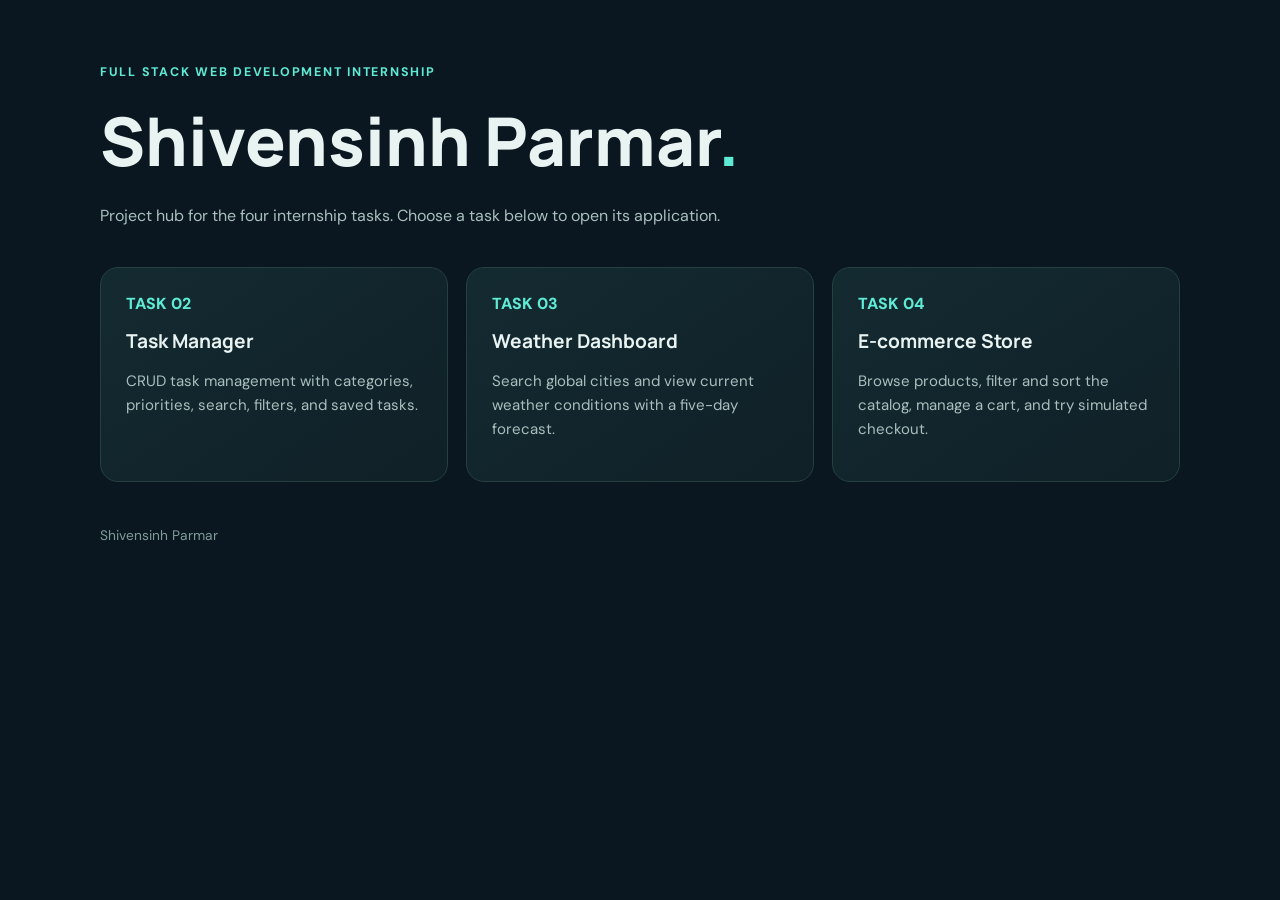
<file: index.html>
<!DOCTYPE html>
<html lang="en">
<head>
  <meta charset="UTF-8">
  <meta name="viewport" content="width=device-width, initial-scale=1.0">
  <title>Shivensinh Parmar | Internship Projects</title>
  <link rel="preconnect" href="https://fonts.googleapis.com">
  <link href="https://fonts.googleapis.com/css2?family=DM+Sans:wght@400;500;600;700;800&family=Manrope:wght@600;700;800&display=swap" rel="stylesheet">
  <style>
    *{box-sizing:border-box}body{margin:0;min-height:100vh;font-family:'DM Sans',sans-serif;background:#0b1720;color:#e8f3f2}
    .wrap{width:min(1080px,92%);margin:auto;padding:64px 0}.eyebrow{color:#5eead4;font-weight:700;letter-spacing:.14em;text-transform:uppercase;font-size:.78rem}
    h1{font:800 clamp(2.2rem,6vw,4.2rem) 'Manrope',sans-serif;margin:14px 0}.intro{color:#a9bfbd;max-width:650px;line-height:1.7}
    .grid{display:grid;grid-template-columns:repeat(auto-fit,minmax(220px,1fr));gap:18px;margin-top:38px}
    .task{display:block;padding:25px;border:1px solid #24413f;border-radius:18px;background:linear-gradient(145deg,#142a31,#102027);color:inherit;text-decoration:none;transition:.2s}
    .task:hover{transform:translateY(-5px);border-color:#2dd4bf}.num{color:#5eead4;font-weight:800}.task h2{font:700 1.2rem 'Manrope',sans-serif;margin:14px 0 8px}.task p{color:#a9bfbd;line-height:1.6;font-size:.94rem}
    footer{margin-top:44px;color:#7f9b98;font-size:.86rem}
  </style>
</head>
<body><main class="wrap">
  <div class="eyebrow">Full Stack Web Development Internship</div>
  <h1>Shivensinh Parmar<span style="color:#5eead4">.</span></h1>
  <p class="intro">Project hub for the four internship tasks. Choose a task below to open its application.</p>
  <section class="grid">
  
    <a class="task" href="task2-task-manager/index.html"><span class="num">TASK 02</span><h2>Task Manager</h2><p>CRUD task management with categories, priorities, search, filters, and saved tasks.</p></a>
    <a class="task" href="task3-weather-app/index.html"><span class="num">TASK 03</span><h2>Weather Dashboard</h2><p>Search global cities and view current weather conditions with a five-day forecast.</p></a>
    <a class="task" href="task4-ecommerce-store/index.html"><span class="num">TASK 04</span><h2>E-commerce Store</h2><p>Browse products, filter and sort the catalog, manage a cart, and try simulated checkout.</p></a>
  </section>
  <footer>Shivensinh Parmar </footer>
</main></body></html>
</file>
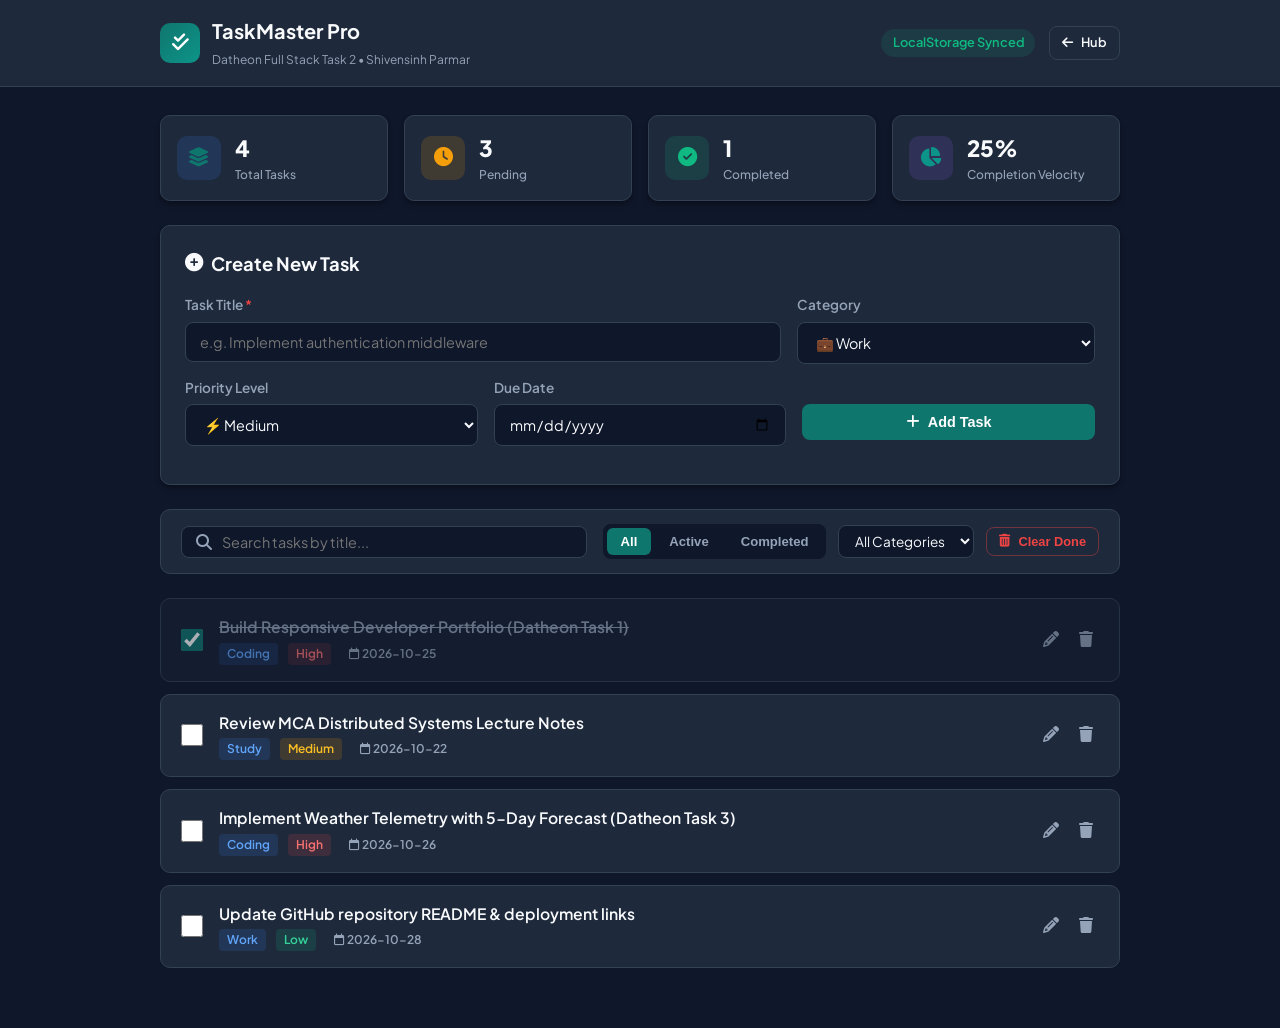
<file: task2-task-manager/index.html>
<!DOCTYPE html>
<html lang="en">
<head>
    <meta charset="UTF-8">
    <meta name="viewport" content="width=device-width, initial-scale=1.0">
    <title>TaskMaster Pro | CRUD Productivity Workspace</title>
    <!-- Google Fonts -->
    <link rel="preconnect" href="https://fonts.googleapis.com">
    <link rel="preconnect" href="https://fonts.gstatic.com" crossorigin>
    <link href="https://fonts.googleapis.com/css2?family=Plus+Jakarta+Sans:wght@300;400;500;600;700;800&display=swap" rel="stylesheet">
    <!-- Font Awesome -->
    <link rel="stylesheet" href="https://cdnjs.cloudflare.com/ajax/libs/font-awesome/6.5.1/css/all.min.css">
    <link rel="stylesheet" href="style.css">
</head>
<body>
    <div class="app-layout">
        <!-- Top App Bar -->
        <header class="app-header">
            <div class="header-container">
                <div class="brand">
                    <div class="brand-icon">
                        <i class="fas fa-check-double"></i>
                    </div>
                    <div>
                        <h1>TaskMaster Pro</h1>
                        <span class="brand-sub">Datheon Full Stack Task 2 • Shivensinh Parmar</span>
                    </div>
                </div>
                <div class="header-right">
                    <span class="status-indicator"><i class="fas fa-cloud-check"></i> LocalStorage Synced</span>
                    <a href="../index.html" class="btn btn-sm btn-outline"><i class="fas fa-arrow-left"></i> Hub</a>
                </div>
            </div>
        </header>

        <!-- Main Content -->
        <main class="main-container">
            <!-- Metrics Bar -->
            <section class="metrics-grid">
                <div class="metric-card">
                    <div class="metric-icon total-icon"><i class="fas fa-layer-group"></i></div>
                    <div class="metric-data">
                        <span class="metric-value" id="totalTasksCount">0</span>
                        <span class="metric-label">Total Tasks</span>
                    </div>
                </div>
                <div class="metric-card">
                    <div class="metric-icon pending-icon"><i class="fas fa-clock"></i></div>
                    <div class="metric-data">
                        <span class="metric-value" id="activeTasksCount">0</span>
                        <span class="metric-label">Pending</span>
                    </div>
                </div>
                <div class="metric-card">
                    <div class="metric-icon completed-icon"><i class="fas fa-circle-check"></i></div>
                    <div class="metric-data">
                        <span class="metric-value" id="completedTasksCount">0</span>
                        <span class="metric-label">Completed</span>
                    </div>
                </div>
                <div class="metric-card">
                    <div class="metric-icon rate-icon"><i class="fas fa-chart-pie"></i></div>
                    <div class="metric-data">
                        <span class="metric-value" id="completionRate">0%</span>
                        <span class="metric-label">Completion Velocity</span>
                    </div>
                </div>
            </section>

            <!-- Task Creation Form Card -->
            <section class="card form-card">
                <div class="card-header">
                    <h2><i class="fas fa-plus-circle"></i> Create New Task</h2>
                </div>
                <form id="taskForm" class="task-form">
                    <div class="form-row">
                        <div class="form-group flex-2">
                            <label for="taskTitle">Task Title <span class="req">*</span></label>
                            <input type="text" id="taskTitle" placeholder="e.g. Implement authentication middleware" required>
                        </div>
                        <div class="form-group flex-1">
                            <label for="taskCategory">Category</label>
                            <select id="taskCategory">
                                <option value="Work">💼 Work</option>
                                <option value="Study">📚 Study</option>
                                <option value="Personal">🏠 Personal</option>
                                <option value="Coding">💻 Coding</option>
                            </select>
                        </div>
                    </div>

                    <div class="form-row">
                        <div class="form-group flex-1">
                            <label for="taskPriority">Priority Level</label>
                            <select id="taskPriority">
                                <option value="Medium">⚡ Medium</option>
                                <option value="High">🔥 High</option>
                                <option value="Low">🌱 Low</option>
                            </select>
                        </div>
                        <div class="form-group flex-1">
                            <label for="taskDueDate">Due Date</label>
                            <input type="date" id="taskDueDate">
                        </div>
                        <div class="form-group flex-1">
                            <label>&nbsp;</label>
                            <button type="submit" class="btn btn-primary btn-block">
                                <i class="fas fa-plus"></i> Add Task
                            </button>
                        </div>
                    </div>
                </form>
            </section>

            <!-- Filtering & Search Control Bar -->
            <section class="controls-card">
                <div class="search-box">
                    <i class="fas fa-search"></i>
                    <input type="text" id="searchInput" placeholder="Search tasks by title...">
                </div>

                <div class="filter-group">
                    <div class="filter-tabs" id="statusFilterTabs">
                        <button class="filter-btn active" data-filter="all">All</button>
                        <button class="filter-btn" data-filter="active">Active</button>
                        <button class="filter-btn" data-filter="completed">Completed</button>
                    </div>

                    <div class="category-dropdown-wrap">
                        <select id="categoryFilter" class="select-filter">
                            <option value="all">All Categories</option>
                            <option value="Work">Work</option>
                            <option value="Study">Study</option>
                            <option value="Personal">Personal</option>
                            <option value="Coding">Coding</option>
                        </select>
                    </div>

                    <button class="btn btn-danger-outline btn-sm" id="clearCompletedBtn" title="Clear all completed tasks">
                        <i class="fas fa-trash-can"></i> Clear Done
                    </button>
                </div>
            </section>

            <!-- Task List View -->
            <section class="task-list-section">
                <ul class="task-list" id="taskList">
                    <!-- Dynamic Task items injected via JavaScript -->
                </ul>

                <div class="empty-state" id="emptyState" style="display: none;">
                    <i class="fas fa-clipboard-check"></i>
                    <h3>No tasks found</h3>
                    <p>Add a new task or adjust your search filters to display tasks.</p>
                </div>
            </section>
        </main>
    </div>

    <!-- Edit Task Modal -->
    <div class="modal" id="editModal">
        <div class="modal-backdrop"></div>
        <div class="modal-card">
            <div class="modal-header">
                <h3><i class="fas fa-pen-to-square"></i> Edit Task</h3>
                <button class="btn-close" id="closeEditModal">&times;</button>
            </div>
            <form id="editForm">
                <input type="hidden" id="editTaskId">
                <div class="form-group">
                    <label for="editTaskTitle">Task Title</label>
                    <input type="text" id="editTaskTitle" required>
                </div>
                <div class="form-row">
                    <div class="form-group flex-1">
                        <label for="editTaskCategory">Category</label>
                        <select id="editTaskCategory">
                            <option value="Work">💼 Work</option>
                            <option value="Study">📚 Study</option>
                            <option value="Personal">🏠 Personal</option>
                            <option value="Coding">💻 Coding</option>
                        </select>
                    </div>
                    <div class="form-group flex-1">
                        <label for="editTaskPriority">Priority</label>
                        <select id="editTaskPriority">
                            <option value="High">🔥 High</option>
                            <option value="Medium">⚡ Medium</option>
                            <option value="Low">🌱 Low</option>
                        </select>
                    </div>
                </div>
                <div class="form-group">
                    <label for="editTaskDueDate">Due Date</label>
                    <input type="date" id="editTaskDueDate">
                </div>
                <div class="modal-actions">
                    <button type="button" class="btn btn-secondary" id="cancelEditBtn">Cancel</button>
                    <button type="submit" class="btn btn-primary">Save Changes</button>
                </div>
            </form>
        </div>
    </div>

    <script src="script.js"></script>
</body>
</html>
</file>
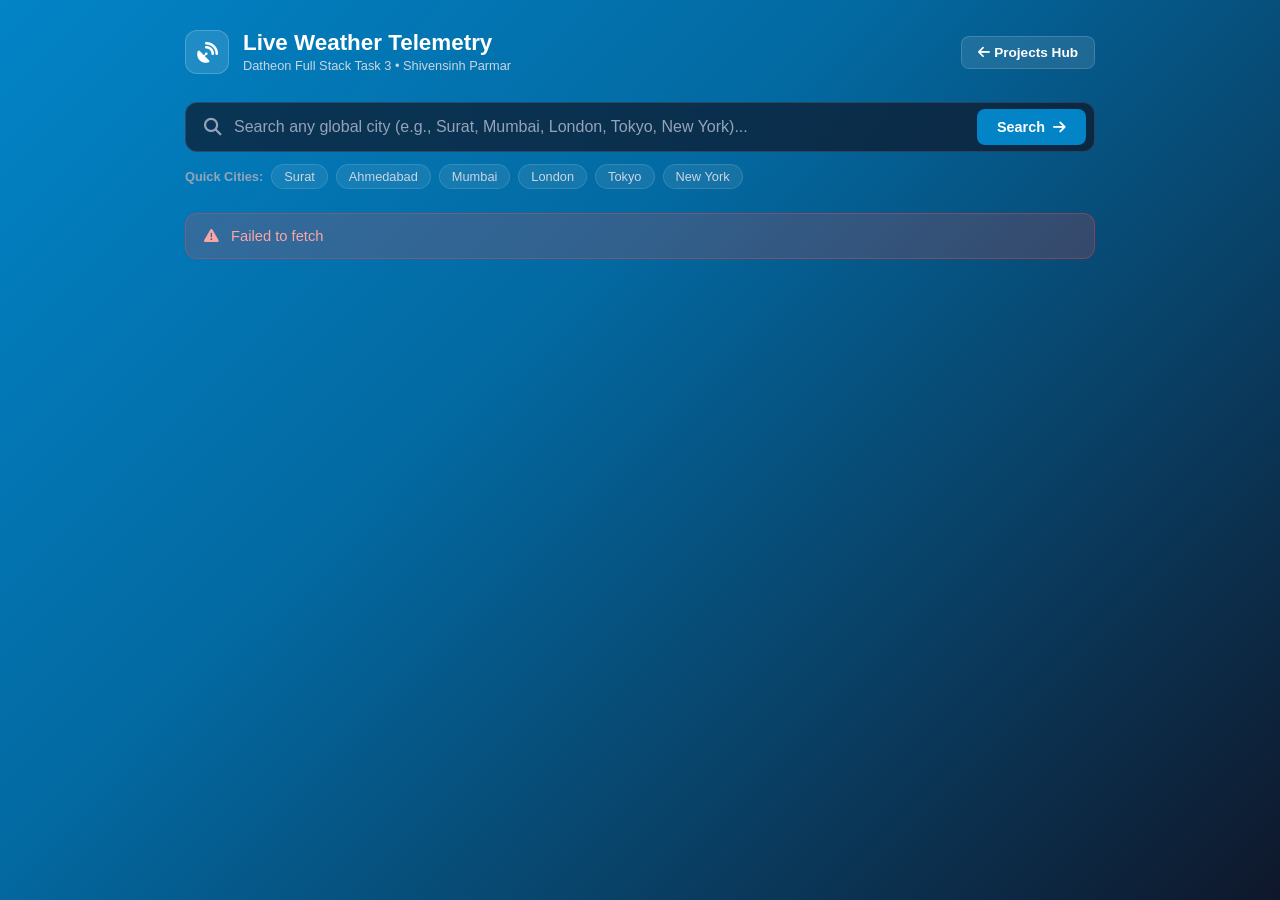
<file: task3-weather-app/index.html>
<!DOCTYPE html>
<html lang="en">
<head>
    <meta charset="UTF-8">
    <meta name="viewport" content="width=device-width, initial-scale=1.0">
    <title>Live Weather Telemetry | Datheon Task 3</title>
    <!-- Google Fonts -->
    <link rel="preconnect" href="https://fonts.googleapis.com">
    <link rel="preconnect" href="https://fonts.gstatic.com" crossorigin>
    <link href="https://fonts.googleapis.com/css2?family=Plus+Jakarta+Sans:wght@300;400;500;600;700;800&family=Space+Grotesk:wght@600;700&display=swap" rel="stylesheet">
    <!-- Font Awesome -->
    <link rel="stylesheet" href="https://cdnjs.cloudflare.com/ajax/libs/font-awesome/6.5.1/css/all.min.css">
    <link rel="stylesheet" href="style.css">
</head>
<body class="weather-theme-default">
    <div class="app-overlay"></div>

    <div class="weather-container">
        <!-- Header -->
        <header class="app-header">
            <div class="header-left">
                <div class="app-logo">
                    <i class="fas fa-satellite-dish"></i>
                </div>
                <div>
                    <h1>Live Weather Telemetry</h1>
                    <span class="subtext">Datheon Full Stack Task 3 • Shivensinh Parmar</span>
                </div>
            </div>
            <div class="header-right">
                <a href="../index.html" class="nav-btn"><i class="fas fa-arrow-left"></i> Projects Hub</a>
            </div>
        </header>

        <!-- Search Bar and Quick Select -->
        <section class="search-section">
            <form id="weatherSearchForm" class="search-form">
                <div class="search-input-wrapper">
                    <i class="fas fa-search search-icon"></i>
                    <input type="text" id="cityInput" placeholder="Search any global city (e.g., Surat, Mumbai, London, Tokyo, New York)..." autocomplete="off" required>
                    <button type="submit" class="search-btn">
                        <span>Search</span>
                        <i class="fas fa-arrow-right"></i>
                    </button>
                </div>
            </form>

            <div class="quick-cities">
                <span class="quick-label">Quick Cities:</span>
                <button class="quick-city-btn" data-city="Surat">Surat</button>
                <button class="quick-city-btn" data-city="Ahmedabad">Ahmedabad</button>
                <button class="quick-city-btn" data-city="Mumbai">Mumbai</button>
                <button class="quick-city-btn" data-city="London">London</button>
                <button class="quick-city-btn" data-city="Tokyo">Tokyo</button>
                <button class="quick-city-btn" data-city="New York">New York</button>
            </div>
        </section>

        <!-- Error & Notification Alert -->
        <div class="error-banner" id="errorBanner" style="display: none;">
            <i class="fas fa-triangle-exclamation"></i>
            <span id="errorMessage">Unable to locate city. Please verify city name and retry.</span>
        </div>

        <!-- Loading State -->
        <div class="loading-state" id="loadingState" style="display: none;">
            <div class="spinner"></div>
            <p>Fetching real-time satellite telemetry & weather metrics...</p>
        </div>

        <!-- Weather Display Content -->
        <main class="weather-display" id="weatherDisplay">
            <!-- Current Weather Hero Card -->
            <section class="current-weather-card">
                <div class="cw-main">
                    <div class="cw-info">
                        <div class="location-badge">
                            <i class="fas fa-location-dot"></i>
                            <span id="cityName">Surat</span>, <span id="countryCode">IN</span>
                        </div>
                        <div class="timestamp" id="currentDate">Monday, Oct 19, 2026</div>
                        <div class="temp-wrapper">
                            <span class="temp-value" id="currentTemp">31</span>
                            <span class="temp-unit">°C</span>
                        </div>
                        <div class="weather-condition" id="weatherCondition">Sunny / Clear Sky</div>
                        <div class="feels-like">Feels like <strong id="feelsLike">34°C</strong></div>
                    </div>

                    <div class="cw-visual">
                        <div class="weather-icon-large" id="weatherIconLarge">
                            <i class="fas fa-sun"></i>
                        </div>
                    </div>
                </div>

                <!-- Telemetry Metrics Strip -->
                <div class="telemetry-strip">
                    <div class="telemetry-item">
                        <div class="t-icon humidity-icon"><i class="fas fa-droplet"></i></div>
                        <div class="t-data">
                            <span class="t-value" id="humidity">65%</span>
                            <span class="t-label">Humidity</span>
                        </div>
                    </div>

                    <div class="telemetry-item">
                        <div class="t-icon wind-icon"><i class="fas fa-wind"></i></div>
                        <div class="t-data">
                            <span class="t-value" id="windSpeed">14 km/h</span>
                            <span class="t-label">Wind Speed</span>
                        </div>
                    </div>

                    <div class="telemetry-item">
                        <div class="t-icon pressure-icon"><i class="fas fa-gauge-high"></i></div>
                        <div class="t-data">
                            <span class="t-value" id="pressure">1012 hPa</span>
                            <span class="t-label">Atm. Pressure</span>
                        </div>
                    </div>

                    <div class="telemetry-item">
                        <div class="t-icon uv-icon"><i class="fas fa-eye"></i></div>
                        <div class="t-data">
                            <span class="t-value" id="visibility">10 km</span>
                            <span class="t-label">Visibility</span>
                        </div>
                    </div>
                </div>
            </section>

            <!-- 5-Day Forecast Section -->
            <section class="forecast-section">
                <div class="forecast-header">
                    <h2><i class="fas fa-calendar-days"></i> 5-Day Temperature Forecast</h2>
                    <span class="forecast-note">Daily highs, lows & weather projections</span>
                </div>
                <div class="forecast-grid" id="forecastGrid">
                    <!-- Forecast Cards dynamically rendered by script.js -->
                </div>
            </section>
        </main>
    </div>

    <script src="script.js"></script>
</body>
</html>
</file>
<file: task2-task-manager/style.css>
/* --- Task 2: TaskMaster Pro CSS --- */
:root {
    --bg-main: #0f172a;
    --bg-surface: #1e293b;
    --bg-card: #1e293b;
    --bg-hover: #334155;
    --border-color: #334155;
    --text-main: #f8fafc;
    --text-muted: #94a3b8;
    --primary: #0f766e;
    --primary-hover: #115e59;
    --success: #10b981;
    --warning: #f59e0b;
    --danger: #ef4444;
    --purple: #0d9488;
    --radius: 10px;
    --shadow: 0 4px 6px -1px rgba(0, 0, 0, 0.3), 0 2px 4px -2px rgba(0, 0, 0, 0.3);
}

* {
    margin: 0;
    padding: 0;
    box-sizing: border-box;
}

body {
    font-family: 'Plus Jakarta Sans', sans-serif;
    background-color: var(--bg-main);
    color: var(--text-main);
    line-height: 1.5;
    padding-bottom: 60px;
}

/* App Header */
.app-header {
    background-color: var(--bg-surface);
    border-bottom: 1px solid var(--border-color);
    position: sticky;
    top: 0;
    z-index: 100;
}

.header-container {
    max-width: 1000px;
    margin: 0 auto;
    padding: 16px 20px;
    display: flex;
    justify-content: space-between;
    align-items: center;
}

.brand {
    display: flex;
    align-items: center;
    gap: 12px;
}

.brand-icon {
    width: 40px;
    height: 40px;
    background: linear-gradient(135deg, var(--primary), var(--purple));
    border-radius: 10px;
    display: flex;
    align-items: center;
    justify-content: center;
    font-size: 1.2rem;
    color: #fff;
}

.brand h1 {
    font-size: 1.25rem;
    font-weight: 700;
}

.brand-sub {
    font-size: 0.75rem;
    color: var(--text-muted);
}

.header-right {
    display: flex;
    align-items: center;
    gap: 14px;
}

.status-indicator {
    font-size: 0.8rem;
    color: var(--success);
    background: rgba(16, 185, 129, 0.12);
    padding: 4px 10px;
    border-radius: 20px;
    font-weight: 600;
}

/* Layout */
.main-container {
    max-width: 1000px;
    margin: 28px auto 0;
    padding: 0 20px;
    display: flex;
    flex-direction: column;
    gap: 24px;
}

/* Metrics */
.metrics-grid {
    display: grid;
    grid-template-columns: repeat(4, 1fr);
    gap: 16px;
}

.metric-card {
    background: var(--bg-surface);
    border: 1px solid var(--border-color);
    border-radius: var(--radius);
    padding: 16px;
    display: flex;
    align-items: center;
    gap: 14px;
    box-shadow: var(--shadow);
}

.metric-icon {
    width: 44px;
    height: 44px;
    border-radius: 10px;
    display: flex;
    align-items: center;
    justify-content: center;
    font-size: 1.2rem;
}

.total-icon { background: rgba(59, 130, 246, 0.15); color: var(--primary); }
.pending-icon { background: rgba(245, 158, 11, 0.15); color: var(--warning); }
.completed-icon { background: rgba(16, 185, 129, 0.15); color: var(--success); }
.rate-icon { background: rgba(139, 92, 246, 0.15); color: var(--purple); }

.metric-data {
    display: flex;
    flex-direction: column;
}

.metric-value {
    font-size: 1.4rem;
    font-weight: 800;
}

.metric-label {
    font-size: 0.75rem;
    color: var(--text-muted);
    font-weight: 500;
}

/* Card Common */
.card {
    background: var(--bg-surface);
    border: 1px solid var(--border-color);
    border-radius: var(--radius);
    padding: 24px;
    box-shadow: var(--shadow);
}

.card-header h2 {
    font-size: 1.15rem;
    font-weight: 700;
    margin-bottom: 18px;
    display: flex;
    align-items: center;
    gap: 8px;
    color: var(--text-main);
}

/* Forms */
.form-row {
    display: flex;
    gap: 16px;
    margin-bottom: 14px;
}

.form-group {
    display: flex;
    flex-direction: column;
    gap: 6px;
}

.flex-1 { flex: 1; }
.flex-2 { flex: 2; }

label {
    font-size: 0.85rem;
    font-weight: 600;
    color: var(--text-muted);
}

.req {
    color: var(--danger);
}

input[type="text"],
input[type="date"],
select {
    width: 100%;
    padding: 10px 14px;
    background: var(--bg-main);
    border: 1px solid var(--border-color);
    border-radius: 8px;
    color: var(--text-main);
    font-family: inherit;
    font-size: 0.9rem;
    outline: none;
    transition: all 0.2s;
}

input[type="text"]:focus,
input[type="date"]:focus,
select:focus {
    border-color: var(--primary);
    box-shadow: 0 0 0 2px rgba(59, 130, 246, 0.25);
}

/* Buttons */
.btn {
    display: inline-flex;
    align-items: center;
    justify-content: center;
    gap: 8px;
    padding: 10px 18px;
    border-radius: 8px;
    font-weight: 600;
    font-size: 0.9rem;
    cursor: pointer;
    border: none;
    transition: all 0.2s;
    text-decoration: none;
}

.btn-primary {
    background: var(--primary);
    color: #fff;
}

.btn-primary:hover {
    background: var(--primary-hover);
}

.btn-secondary {
    background: var(--bg-hover);
    color: var(--text-main);
}

.btn-outline {
    background: transparent;
    border: 1px solid var(--border-color);
    color: var(--text-main);
}

.btn-outline:hover {
    background: var(--bg-hover);
}

.btn-danger-outline {
    background: transparent;
    border: 1px solid rgba(239, 68, 68, 0.4);
    color: var(--danger);
}

.btn-danger-outline:hover {
    background: rgba(239, 68, 68, 0.15);
}

.btn-sm {
    padding: 6px 12px;
    font-size: 0.8rem;
}

.btn-block {
    width: 100%;
}

/* Controls Card */
.controls-card {
    background: var(--bg-surface);
    border: 1px solid var(--border-color);
    border-radius: var(--radius);
    padding: 14px 20px;
    display: flex;
    justify-content: space-between;
    align-items: center;
    flex-wrap: wrap;
    gap: 16px;
}

.search-box {
    display: flex;
    align-items: center;
    gap: 10px;
    background: var(--bg-main);
    border: 1px solid var(--border-color);
    padding: 6px 14px;
    border-radius: 8px;
    flex: 1;
    min-width: 200px;
}

.search-box i {
    color: var(--text-muted);
}

.search-box input {
    background: transparent;
    border: none;
    padding: 0;
}

.filter-group {
    display: flex;
    align-items: center;
    gap: 12px;
    flex-wrap: wrap;
}

.filter-tabs {
    display: flex;
    background: var(--bg-main);
    padding: 4px;
    border-radius: 8px;
    gap: 4px;
}

.filter-btn {
    background: transparent;
    border: none;
    color: var(--text-muted);
    padding: 6px 14px;
    border-radius: 6px;
    font-size: 0.82rem;
    font-weight: 600;
    cursor: pointer;
    transition: all 0.2s;
}

.filter-btn.active {
    background: var(--primary);
    color: #fff;
}

.select-filter {
    padding: 6px 12px;
    font-size: 0.85rem;
}

/* Task List */
.task-list {
    list-style: none;
    display: flex;
    flex-direction: column;
    gap: 12px;
}

.task-item {
    background: var(--bg-surface);
    border: 1px solid var(--border-color);
    border-radius: var(--radius);
    padding: 16px 20px;
    display: flex;
    align-items: center;
    justify-content: space-between;
    gap: 16px;
    transition: all 0.25s ease;
    animation: fadeIn 0.2s ease-out;
}

@keyframes fadeIn {
    from { opacity: 0; transform: translateY(6px); }
    to { opacity: 1; transform: translateY(0); }
}

.task-item:hover {
    border-color: #475569;
    box-shadow: var(--shadow);
}

.task-item.completed {
    opacity: 0.65;
    background: rgba(30, 41, 59, 0.6);
}

.task-item.completed .task-text {
    text-decoration: line-through;
    color: var(--text-muted);
}

.task-left {
    display: flex;
    align-items: center;
    gap: 16px;
    flex: 1;
}

.task-checkbox {
    width: 22px;
    height: 22px;
    cursor: pointer;
    accent-color: var(--primary);
}

.task-details {
    display: flex;
    flex-direction: column;
    gap: 4px;
}

.task-text {
    font-size: 0.98rem;
    font-weight: 600;
}

.task-meta {
    display: flex;
    align-items: center;
    gap: 10px;
    font-size: 0.78rem;
    flex-wrap: wrap;
}

/* Badges */
.badge {
    padding: 2px 8px;
    border-radius: 4px;
    font-weight: 600;
    font-size: 0.75rem;
}

.badge-cat { background: rgba(59, 130, 246, 0.15); color: #60a5fa; }
.badge-due { color: var(--text-muted); }
.badge-priority-High { background: rgba(239, 68, 68, 0.15); color: #f87171; }
.badge-priority-Medium { background: rgba(245, 158, 11, 0.15); color: #fbbf24; }
.badge-priority-Low { background: rgba(16, 185, 129, 0.15); color: #34d399; }

.task-actions {
    display: flex;
    align-items: center;
    gap: 8px;
}

.action-btn {
    background: transparent;
    border: none;
    color: var(--text-muted);
    font-size: 1rem;
    cursor: pointer;
    padding: 6px;
    border-radius: 6px;
    transition: all 0.2s;
}

.action-btn:hover {
    color: var(--text-main);
    background: var(--bg-hover);
}

.action-btn.btn-delete:hover {
    color: var(--danger);
    background: rgba(239, 68, 68, 0.15);
}

/* Empty State */
.empty-state {
    text-align: center;
    padding: 60px 20px;
    background: var(--bg-surface);
    border: 1px dashed var(--border-color);
    border-radius: var(--radius);
}

.empty-state i {
    font-size: 3rem;
    color: var(--text-muted);
    margin-bottom: 12px;
}

.empty-state h3 {
    font-size: 1.15rem;
    margin-bottom: 6px;
}

.empty-state p {
    color: var(--text-muted);
    font-size: 0.9rem;
}

/* Modal */
.modal {
    position: fixed;
    top: 0;
    left: 0;
    width: 100vw;
    height: 100vh;
    display: none;
    align-items: center;
    justify-content: center;
    z-index: 1000;
}

.modal.active {
    display: flex;
}

.modal-backdrop {
    position: absolute;
    width: 100%;
    height: 100%;
    background: rgba(0, 0, 0, 0.7);
}

.modal-card {
    position: relative;
    background: var(--bg-surface);
    border: 1px solid var(--border-color);
    border-radius: var(--radius);
    padding: 24px;
    max-width: 500px;
    width: 90%;
    z-index: 10;
    box-shadow: 0 20px 25px -5px rgba(0, 0, 0, 0.5);
}

.modal-header {
    display: flex;
    justify-content: space-between;
    align-items: center;
    margin-bottom: 18px;
}

.modal-header h3 {
    font-size: 1.1rem;
    display: flex;
    align-items: center;
    gap: 8px;
}

.btn-close {
    background: transparent;
    border: none;
    font-size: 1.5rem;
    color: var(--text-muted);
    cursor: pointer;
}

.modal-actions {
    display: flex;
    justify-content: flex-end;
    gap: 12px;
    margin-top: 20px;
}

@media (max-width: 768px) {
    .metrics-grid {
        grid-template-columns: repeat(2, 1fr);
    }
    .form-row {
        flex-direction: column;
        gap: 12px;
    }
    .controls-card {
        flex-direction: column;
        align-items: stretch;
    }
}
</file>
<file: task3-weather-app/style.css>
/* --- Task 3: Weather Telemetry Stylesheet --- */
:root {
    --font-main: 'DM Sans', sans-serif;
    --font-heading: 'Manrope', sans-serif;
    --radius-lg: 20px;
    --radius-md: 12px;
    --radius-sm: 8px;
    --card-bg: rgba(15, 23, 42, 0.75);
    --card-border: rgba(255, 255, 255, 0.12);
    --text-primary: #ffffff;
    --text-secondary: #cbd5e1;
    --text-muted: #94a3b8;
    --accent-blue: #2dd4bf;
}

* {
    margin: 0;
    padding: 0;
    box-sizing: border-box;
}

body {
    font-family: var(--font-main);
    color: var(--text-primary);
    min-height: 100vh;
    transition: background 0.8s ease;
    background-size: 200% 200%;
    position: relative;
    padding-bottom: 60px;
}

/* Dynamic Themes */
body.weather-theme-default,
body.weather-theme-sunny {
    background: linear-gradient(135deg, #0284c7 0%, #0369a1 40%, #0f172a 100%);
}

body.weather-theme-clear-night {
    background: linear-gradient(135deg, #0f172a 0%, #1e1b4b 60%, #030712 100%);
}

body.weather-theme-rainy {
    background: linear-gradient(135deg, #334155 0%, #1e293b 50%, #0f172a 100%);
}

body.weather-theme-cloudy {
    background: linear-gradient(135deg, #475569 0%, #334155 50%, #1e293b 100%);
}

body.weather-theme-thunder {
    background: linear-gradient(135deg, #2e1065 0%, #1e1b4b 50%, #09090b 100%);
}

.weather-container {
    max-width: 950px;
    margin: 0 auto;
    padding: 30px 20px;
    position: relative;
    z-index: 2;
}

/* Header */
.app-header {
    display: flex;
    justify-content: space-between;
    align-items: center;
    margin-bottom: 28px;
}

.header-left {
    display: flex;
    align-items: center;
    gap: 14px;
}

.app-logo {
    width: 44px;
    height: 44px;
    background: rgba(255, 255, 255, 0.12);
    border: 1px solid rgba(255, 255, 255, 0.2);
    border-radius: var(--radius-md);
    display: flex;
    align-items: center;
    justify-content: center;
    font-size: 1.3rem;
    backdrop-filter: blur(8px);
}

.header-left h1 {
    font-size: 1.4rem;
    font-weight: 700;
}

.subtext {
    font-size: 0.8rem;
    color: var(--text-secondary);
}

.nav-btn {
    background: rgba(255, 255, 255, 0.1);
    border: 1px solid rgba(255, 255, 255, 0.15);
    color: #fff;
    padding: 8px 16px;
    border-radius: var(--radius-sm);
    text-decoration: none;
    font-size: 0.85rem;
    font-weight: 600;
    transition: all 0.2s;
    backdrop-filter: blur(8px);
}

.nav-btn:hover {
    background: rgba(255, 255, 255, 0.2);
}

/* Search Section */
.search-section {
    margin-bottom: 24px;
}

.search-input-wrapper {
    position: relative;
    display: flex;
    align-items: center;
    background: rgba(15, 23, 42, 0.7);
    border: 1px solid var(--card-border);
    border-radius: var(--radius-md);
    padding: 6px 8px 6px 18px;
    backdrop-filter: blur(12px);
    transition: all 0.3s;
}

.search-input-wrapper:focus-within {
    border-color: var(--accent-blue);
    box-shadow: 0 0 0 3px rgba(56, 189, 248, 0.25);
}

.search-icon {
    color: var(--text-muted);
    font-size: 1.1rem;
    margin-right: 12px;
}

.search-input-wrapper input {
    background: transparent;
    border: none;
    color: #fff;
    font-size: 1rem;
    font-family: inherit;
    flex: 1;
    outline: none;
}

.search-input-wrapper input::placeholder {
    color: var(--text-muted);
}

.search-btn {
    background: #0284c7;
    border: none;
    color: #fff;
    padding: 10px 20px;
    border-radius: var(--radius-sm);
    font-weight: 600;
    font-size: 0.9rem;
    cursor: pointer;
    display: flex;
    align-items: center;
    gap: 8px;
    transition: all 0.2s;
}

.search-btn:hover {
    background: #0369a1;
}

.quick-cities {
    display: flex;
    align-items: center;
    gap: 8px;
    margin-top: 12px;
    flex-wrap: wrap;
}

.quick-label {
    font-size: 0.8rem;
    color: var(--text-muted);
    font-weight: 600;
}

.quick-city-btn {
    background: rgba(255, 255, 255, 0.08);
    border: 1px solid rgba(255, 255, 255, 0.12);
    color: var(--text-secondary);
    padding: 4px 12px;
    border-radius: 20px;
    font-size: 0.8rem;
    cursor: pointer;
    transition: all 0.2s;
}

.quick-city-btn:hover {
    background: rgba(255, 255, 255, 0.2);
    color: #fff;
}

/* Banner Alert */
.error-banner {
    background: rgba(239, 68, 68, 0.2);
    border: 1px solid rgba(239, 68, 68, 0.4);
    color: #fca5a5;
    padding: 14px 18px;
    border-radius: var(--radius-md);
    margin-bottom: 20px;
    display: flex;
    align-items: center;
    gap: 12px;
    font-size: 0.92rem;
    animation: fadeIn 0.3s ease;
}

/* Loading */
.loading-state {
    text-align: center;
    padding: 60px 20px;
    background: var(--card-bg);
    border: 1px solid var(--card-border);
    border-radius: var(--radius-lg);
    backdrop-filter: blur(12px);
}

.spinner {
    width: 44px;
    height: 44px;
    border: 4px solid rgba(255, 255, 255, 0.15);
    border-top-color: var(--accent-blue);
    border-radius: 50%;
    margin: 0 auto 16px;
    animation: spin 1s linear infinite;
}

@keyframes spin {
    to { transform: rotate(360deg); }
}

/* Current Weather Card */
.current-weather-card {
    background: var(--card-bg);
    border: 1px solid var(--card-border);
    border-radius: var(--radius-lg);
    padding: 32px;
    backdrop-filter: blur(14px);
    box-shadow: 0 20px 40px -15px rgba(0, 0, 0, 0.5);
    margin-bottom: 28px;
}

.cw-main {
    display: flex;
    justify-content: space-between;
    align-items: center;
    padding-bottom: 28px;
    border-bottom: 1px solid var(--card-border);
}

.location-badge {
    display: inline-flex;
    align-items: center;
    gap: 8px;
    background: rgba(255, 255, 255, 0.1);
    padding: 4px 12px;
    border-radius: 20px;
    font-size: 0.9rem;
    font-weight: 700;
    margin-bottom: 8px;
}

.location-badge i {
    color: #ef4444;
}

.timestamp {
    font-size: 0.85rem;
    color: var(--text-muted);
    margin-bottom: 12px;
}

.temp-wrapper {
    display: flex;
    align-items: flex-start;
}

.temp-value {
    font-family: var(--font-heading);
    font-size: 4.5rem;
    font-weight: 700;
    line-height: 1;
}

.temp-unit {
    font-size: 1.8rem;
    font-weight: 600;
    color: var(--text-secondary);
    margin-top: 4px;
}

.weather-condition {
    font-size: 1.3rem;
    font-weight: 600;
    margin-top: 8px;
    color: var(--accent-blue);
}

.feels-like {
    font-size: 0.9rem;
    color: var(--text-secondary);
    margin-top: 4px;
}

.cw-visual {
    display: flex;
    justify-content: center;
    align-items: center;
}

.weather-icon-large {
    font-size: 6rem;
    color: #fbbf24;
    filter: drop-shadow(0 10px 20px rgba(251, 191, 36, 0.3));
    animation: floatIcon 3s ease-in-out infinite;
}

@keyframes floatIcon {
    0%, 100% { transform: translateY(0); }
    50% { transform: translateY(-8px); }
}

/* Telemetry Metrics Strip */
.telemetry-strip {
    display: grid;
    grid-template-columns: repeat(4, 1fr);
    gap: 16px;
    margin-top: 24px;
}

.telemetry-item {
    background: rgba(255, 255, 255, 0.05);
    border: 1px solid rgba(255, 255, 255, 0.08);
    border-radius: var(--radius-md);
    padding: 16px;
    display: flex;
    align-items: center;
    gap: 14px;
}

.t-icon {
    width: 40px;
    height: 40px;
    border-radius: var(--radius-sm);
    display: flex;
    align-items: center;
    justify-content: center;
    font-size: 1.2rem;
}

.humidity-icon { background: rgba(56, 189, 248, 0.15); color: #2dd4bf; }
.wind-icon { background: rgba(16, 185, 129, 0.15); color: #34d399; }
.pressure-icon { background: rgba(168, 85, 247, 0.15); color: #c084fc; }
.uv-icon { background: rgba(251, 191, 36, 0.15); color: #fbbf24; }

.t-data {
    display: flex;
    flex-direction: column;
}

.t-value {
    font-size: 1.15rem;
    font-weight: 700;
}

.t-label {
    font-size: 0.75rem;
    color: var(--text-muted);
}

/* 5-Day Forecast */
.forecast-section {
    background: var(--card-bg);
    border: 1px solid var(--card-border);
    border-radius: var(--radius-lg);
    padding: 28px;
    backdrop-filter: blur(14px);
    box-shadow: 0 20px 40px -15px rgba(0, 0, 0, 0.5);
}

.forecast-header {
    display: flex;
    justify-content: space-between;
    align-items: baseline;
    margin-bottom: 20px;
}

.forecast-header h2 {
    font-size: 1.25rem;
    font-weight: 700;
    display: flex;
    align-items: center;
    gap: 10px;
}

.forecast-note {
    font-size: 0.8rem;
    color: var(--text-muted);
}

.forecast-grid {
    display: grid;
    grid-template-columns: repeat(5, 1fr);
    gap: 14px;
}

.forecast-card {
    background: rgba(255, 255, 255, 0.05);
    border: 1px solid rgba(255, 255, 255, 0.08);
    border-radius: var(--radius-md);
    padding: 16px 12px;
    text-align: center;
    display: flex;
    flex-direction: column;
    align-items: center;
    gap: 10px;
    transition: all 0.25s;
}

.forecast-card:hover {
    transform: translateY(-4px);
    background: rgba(255, 255, 255, 0.1);
    border-color: rgba(255, 255, 255, 0.2);
}

.fc-day {
    font-size: 0.85rem;
    font-weight: 700;
    color: var(--text-primary);
}

.fc-date {
    font-size: 0.75rem;
    color: var(--text-muted);
}

.fc-icon {
    font-size: 2rem;
    margin: 6px 0;
}

.fc-temp-max {
    font-weight: 700;
    font-size: 1rem;
}

.fc-temp-min {
    font-size: 0.82rem;
    color: var(--text-muted);
}

.fc-desc {
    font-size: 0.75rem;
    color: var(--text-secondary);
}

@keyframes fadeIn {
    from { opacity: 0; transform: translateY(-8px); }
    to { opacity: 1; transform: translateY(0); }
}

@media (max-width: 820px) {
    .telemetry-strip {
        grid-template-columns: repeat(2, 1fr);
    }
    .forecast-grid {
        grid-template-columns: repeat(2, 1fr);
    }
    .temp-value {
        font-size: 3.5rem;
    }
}

@media (max-width: 580px) {
    .cw-main {
        flex-direction: column;
        text-align: center;
        gap: 20px;
    }
    .temp-wrapper {
        justify-content: center;
    }
    .forecast-grid {
        grid-template-columns: 1fr;
    }
}
</file>
